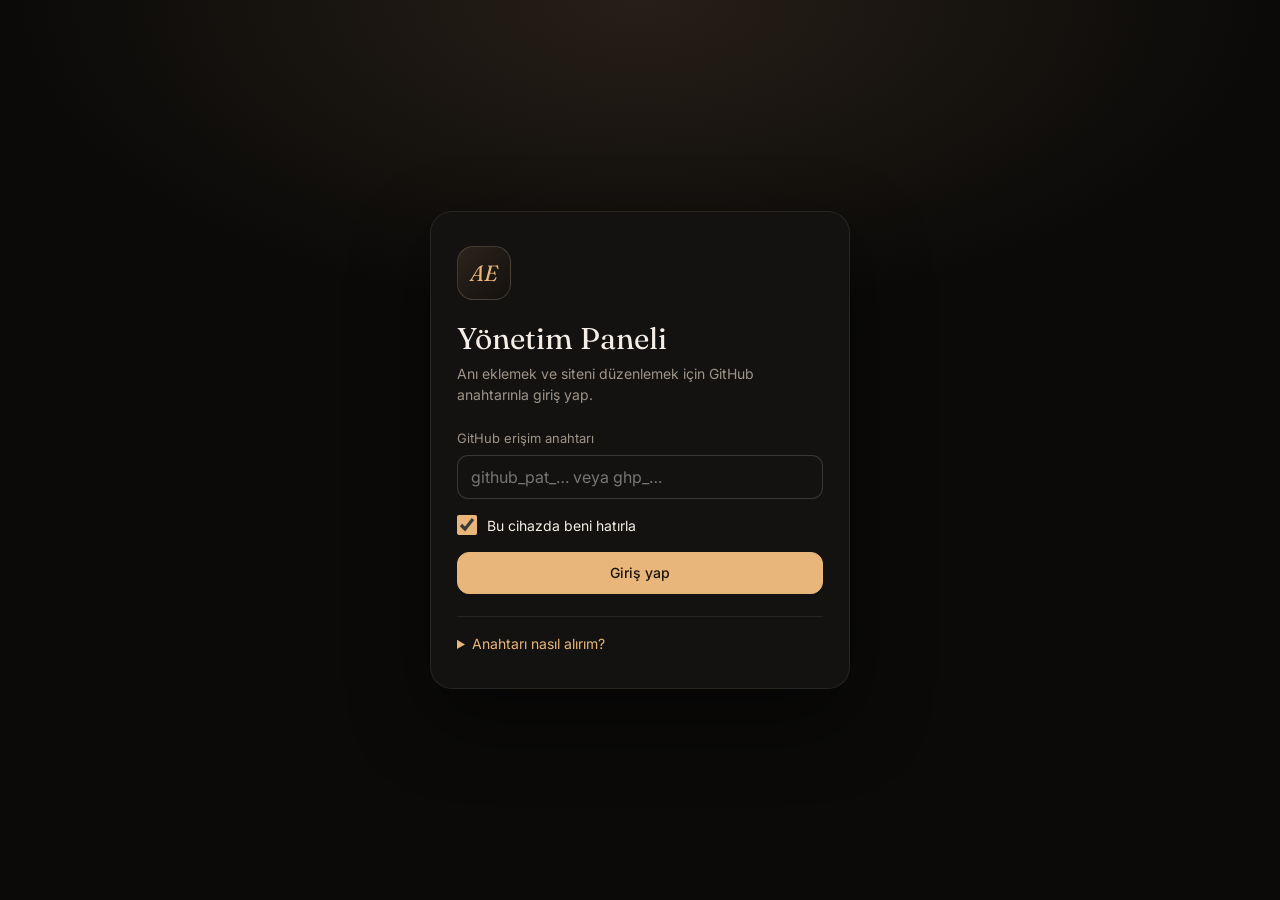
<file: admin/index.html>
<!doctype html>
<html lang="tr">
<head>
  <meta charset="utf-8">
  <meta name="viewport" content="width=device-width, initial-scale=1, viewport-fit=cover">
  <meta name="robots" content="noindex, nofollow">
  <meta name="theme-color" content="#0b0a09">
  <title>Yönetim Paneli</title>
  <link rel="icon" href="../assets/favicon.svg" type="image/svg+xml">
  <link rel="apple-touch-icon" href="../assets/icons/apple-touch-icon.png">
  <link rel="preconnect" href="https://fonts.googleapis.com">
  <link rel="preconnect" href="https://fonts.gstatic.com" crossorigin>
  <link href="https://fonts.googleapis.com/css2?family=Fraunces:ital,opsz,wght@0,9..144,300..600;1,9..144,300..600&family=Inter:wght@300..600&family=JetBrains+Mono:wght@400;500&display=swap" rel="stylesheet">
  <link rel="stylesheet" href="admin.css?v=8">
</head>
<body>
  <!-- GİRİŞ -->
  <section class="login" id="loginView" hidden>
    <div class="login-card">
      <div class="logo">AE</div>
      <h1>Yönetim Paneli</h1>
      <p class="muted">Anı eklemek ve siteni düzenlemek için GitHub anahtarınla giriş yap.</p>
      <form id="loginForm" autocomplete="on">
        <label>GitHub erişim anahtarı
          <input type="password" id="tokenInput" placeholder="github_pat_… veya ghp_…" autocomplete="current-password" required>
        </label>
        <label class="check"><input type="checkbox" id="remember" checked> Bu cihazda beni hatırla</label>
        <button class="btn primary" type="submit">Giriş yap</button>
        <p class="error" id="loginError" hidden></p>
      </form>
      <details class="help">
        <summary>Anahtarı nasıl alırım?</summary>
        <ol>
          <li><a href="https://github.com/settings/personal-access-tokens/new" target="_blank" rel="noopener">github.com/settings/personal-access-tokens/new</a> sayfasını aç.</li>
          <li>İsim ver (ör. <code>site-admin</code>), süre seç.</li>
          <li><b>Repository access</b> → <b>Only select repositories</b> → <code>Arda-Ekinci</code>.</li>
          <li><b>Permissions</b> → <b>Contents</b> → <b>Read and write</b>.</li>
          <li><b>Generate token</b>'a bas, çıkan kodu kopyala ve buraya yapıştır.</li>
        </ol>
        <p class="muted">Bu kod sitenin anahtarıdır, kimseyle paylaşma.</p>
      </details>
    </div>
  </section>

  <!-- UYGULAMA -->
  <div class="app" id="appView" hidden>
    <aside class="side">
      <div class="side-brand"><div class="logo sm">AE</div><div><b>Yönetim</b><small id="sideRepo"></small></div></div>
      <nav class="nav" id="nav"></nav>
      <a class="side-site" href="../" target="_blank" rel="noopener">Siteyi aç ↗</a>
    </aside>
    <header class="mtop">
      <div class="logo sm">AE</div>
      <b id="mtopTitle">Anılar</b>
      <a class="ibtn" href="../" target="_blank" rel="noopener" aria-label="Siteyi aç">↗</a>
    </header>

    <main class="main" id="main">
      <!-- ANILAR -->
      <section class="panel" data-panel="posts">
        <div class="phead">
          <div><h2>Anılar</h2><p class="muted" id="postStats"></p></div>
          <div class="phead-act">
            <label class="btn primary"><input type="file" id="fileInput" accept="image/*" multiple hidden>＋ Fotoğraf</label>
            <button class="btn" type="button" id="noteBtn">✎ Not</button>
            <button class="btn ghost" type="button" id="selectBtn">Seç</button>
          </div>
        </div>
        <div class="toolbar">
          <label class="search"><input type="search" id="postSearch" placeholder="Ara…" autocomplete="off"></label>
          <select id="postFilter" aria-label="Filtre">
            <option value="all">Tümü</option>
            <option value="photo">Fotoğraflar</option>
            <option value="note">Notlar</option>
            <option value="new">Yeni eklenenler</option>
            <option value="hidden">Gizliler</option>
            <option value="pinned">Sabitlenenler</option>
            <option value="featured">Kapaktakiler ★</option>
            <option value="noalbum">Albümsüz</option>
            <option value="noplace">Konumsuz</option>
            <option value="nodate">Tarihsiz</option>
          </select>
        </div>
        <div class="drop" id="drop"><b>Fotoğrafları buraya bırak</b><span>ya da yukarıdan “＋ Fotoğraf”a bas · bir seferde en fazla 30 öneririm</span></div>
        <div class="pgrid" id="pgrid"></div>
        <p class="empty" id="pEmpty" hidden></p>
      </section>

      <!-- ALBÜMLER -->
      <section class="panel" data-panel="albums" hidden>
        <div class="phead">
          <div><h2>Albümler</h2><p class="muted">Ülke ve yıl koleksiyonları sitede kendiliğinden oluşur. Albümleri sen düzenlersin.</p></div>
          <div class="phead-act"><button class="btn primary" type="button" id="newAlbumBtn">＋ Yeni albüm</button></div>
        </div>
        <div class="alist" id="alist"></div>
      </section>

      <!-- PROFİL -->
      <section class="panel" data-panel="profile" hidden>
        <div class="phead"><div><h2>Profil</h2><p class="muted">Sitede görünen isim, yazılar ve iletişim bilgileri.</p></div></div>
        <div class="form" id="profileForm"></div>
      </section>

      <!-- CV -->
      <section class="panel" data-panel="cv" hidden>
        <div class="phead"><div><h2>CV & iş hayatı</h2><p class="muted">Doldurduğun bölümler “Hakkımda” sayfasında görünür, boş bıraktıkların gizlenir.</p></div></div>
        <div class="form" id="cvForm"></div>
      </section>

      <!-- AYARLAR -->
      <section class="panel" data-panel="settings" hidden>
        <div class="phead"><div><h2>Ayarlar</h2><p class="muted">Görünüm, ana sayfa bölümleri ve bağlantı ayarları.</p></div></div>
        <div class="form" id="settingsForm"></div>
      </section>
    </main>

    <nav class="tabbar" id="tabbar"></nav>

    <div class="bulk" id="bulk" hidden>
      <div class="bulk-top"><b id="bulkCount">0 seçili</b><button type="button" class="lbtn" id="bulkAll">Tümünü seç</button><button type="button" class="lbtn" id="bulkDone">Bitti</button></div>
      <div class="bulk-acts" id="bulkActs"></div>
    </div>

    <div class="pub" id="pub" hidden>
      <div><b id="pubCount">0</b> <span id="pubText">kaydedilmemiş değişiklik</span></div>
      <div class="pub-acts"><button type="button" class="btn ghost" id="discardBtn">Vazgeç</button><button type="button" class="btn primary" id="publishBtn">Yayınla</button></div>
    </div>
  </div>

  <div id="sheets"></div>
  <div class="progress-ov" id="progressOv" hidden>
    <div class="progress-card">
      <div class="spinner"></div>
      <b id="progTitle">Yayınlanıyor…</b>
      <div class="bar"><span id="progBar"></span></div>
      <p id="progText" class="muted"></p>
      <small class="muted">Bu sırada sayfayı kapatma.</small>
    </div>
  </div>
  <div class="toasts" id="toasts"></div>
  <div class="boot" id="boot"><div class="spinner"></div></div>

  <script src="../assets/js/core.js?v=8"></script>
  <script src="admin.js?v=8"></script>
</body>
</html>
</file>
<file: admin/admin.css>
:root {
  --bg: #0b0a09; --bg-2: #141210; --bg-3: #1d1a17; --bg-4: #28241f; --bg-5: #322d27;
  --line: rgba(255,244,230,.08); --line-2: rgba(255,244,230,.16);
  --text: #f4eee6; --text-2: rgba(244,238,230,.74); --muted: #9d9488; --dim: #6b645b;
  --accent: #e8b67a; --accent-rgb: 232, 182, 122; --on-accent: #1a130b;
  --danger: #ef7b6b; --ok: #8fd19e;
  --serif: "Fraunces", Georgia, serif;
  --sans: "Inter", system-ui, -apple-system, "Segoe UI", Roboto, sans-serif;
  --mono: "JetBrains Mono", ui-monospace, monospace;
  --tab-h: 64px;
  --safe-b: env(safe-area-inset-bottom, 0px);
}
* { box-sizing: border-box; }
html { -webkit-text-size-adjust: 100%; background: var(--bg); }
body { margin: 0; background: var(--bg); color: var(--text); font: 15px/1.5 var(--sans); -webkit-font-smoothing: antialiased; overscroll-behavior-y: none; }
[hidden] { display: none !important; }
a { color: var(--accent); }
h1, h2, h3, h4 { margin: 0; font-weight: 400; }
p { margin: 0; }
h2 { font: 400 30px/1.1 var(--serif); letter-spacing: -.02em; }
h3 { font: 400 22px/1.2 var(--serif); }
.muted { color: var(--muted); font-size: 14px; }
code { background: var(--bg-3); padding: 1px 6px; border-radius: 5px; font-size: 13px; }
button { font: inherit; color: inherit; }

.logo { width: 54px; height: 54px; border-radius: 16px; display: grid; place-items: center; background: linear-gradient(135deg, #2c241c, #13100d); border: 1px solid var(--line-2); font: italic 400 22px var(--serif); color: var(--accent); flex: none; }
.logo.sm { width: 36px; height: 36px; border-radius: 11px; font-size: 15px; }

/* buttons */
.btn { display: inline-flex; align-items: center; justify-content: center; gap: 8px; height: 42px; padding: 0 16px; border-radius: 12px; border: 1px solid var(--line-2); background: var(--bg-3); color: var(--text); font: 500 14px var(--sans); cursor: pointer; white-space: nowrap; text-decoration: none; transition: background .2s, transform .1s, border-color .2s; -webkit-tap-highlight-color: transparent; }
.btn:hover { background: var(--bg-4); }
.btn:active { transform: scale(.97); }
.btn.primary { background: var(--accent); color: var(--on-accent); border-color: var(--accent); }
.btn.primary:hover { filter: brightness(1.08); }
.btn.ghost { background: transparent; }
.btn.danger { color: var(--danger); }
.btn.sm { height: 34px; padding: 0 12px; font-size: 13px; border-radius: 10px; }
.btn:disabled, .btn.disabled { opacity: .45; pointer-events: none; }
.lbtn { background: none; border: 0; color: var(--accent); font-weight: 500; cursor: pointer; padding: 6px 4px; }
.ibtn { width: 38px; height: 38px; border-radius: 50%; display: grid; place-items: center; background: var(--bg-3); border: 1px solid var(--line-2); color: var(--text); text-decoration: none; cursor: pointer; flex: none; }
.ibtn:hover { background: var(--bg-4); }

/* inputs */
label { display: flex; flex-direction: column; gap: 6px; font-size: 13px; color: var(--muted); min-width: 0; }
label.check { flex-direction: row; align-items: center; gap: 10px; color: var(--text); font-size: 14px; cursor: pointer; }
input:not([type=checkbox]):not([type=radio]):not([type=color]):not([type=file]):not([type=range]), textarea, select {
  width: 100%; background: var(--bg-2); border: 1px solid var(--line-2); color: var(--text); border-radius: 11px;
  padding: 11px 13px; font: 16px var(--sans); transition: border-color .2s, box-shadow .2s; -webkit-appearance: none; appearance: none;
}
select { background-image: linear-gradient(45deg, transparent 50%, var(--muted) 50%), linear-gradient(135deg, var(--muted) 50%, transparent 50%); background-position: calc(100% - 18px) 50%, calc(100% - 13px) 50%; background-size: 5px 5px; background-repeat: no-repeat; padding-right: 34px; }
textarea { resize: vertical; line-height: 1.5; min-height: 46px; }
input:focus, textarea:focus, select:focus { outline: none; border-color: var(--accent); box-shadow: 0 0 0 3px rgba(var(--accent-rgb), .15); }
input[type=checkbox], input[type=radio] { width: 20px; height: 20px; accent-color: var(--accent); flex: none; margin: 0; }
input[type=color] { width: 46px; height: 46px; border: 1px solid var(--line-2); border-radius: 12px; background: var(--bg-2); padding: 4px; cursor: pointer; }

/* login */
.login { min-height: 100vh; min-height: 100dvh; display: grid; place-items: center; padding: 24px 16px; background: radial-gradient(ellipse 70% 50% at 50% 0%, rgba(var(--accent-rgb), .12), transparent 70%), var(--bg); }
.login-card { width: 100%; max-width: 420px; background: var(--bg-2); border: 1px solid var(--line); border-radius: 22px; padding: 34px 26px; box-shadow: 0 30px 80px rgba(0,0,0,.45); }
.login-card h1 { font: 400 30px var(--serif); margin: 20px 0 6px; }
.login-card form { display: flex; flex-direction: column; gap: 16px; margin-top: 24px; }
.error { color: var(--danger); font-size: 14px; }
.help { margin-top: 22px; border-top: 1px solid var(--line); padding-top: 16px; font-size: 14px; }
.help summary { cursor: pointer; color: var(--accent); }
.help ol { padding-left: 20px; color: var(--muted); }
.help li { margin: 6px 0; }
.help b { color: var(--text); font-weight: 500; }

/* app shell */
.app { min-height: 100vh; }
.side { display: none; }
.mtop { position: sticky; top: 0; z-index: 30; display: flex; align-items: center; gap: 12px; padding: calc(10px + env(safe-area-inset-top)) 16px 10px; background: rgba(11,10,9,.86); backdrop-filter: blur(14px); -webkit-backdrop-filter: blur(14px); border-bottom: 1px solid var(--line); }
.mtop b { flex: 1; font: 400 20px var(--serif); }
.main { max-width: 1180px; margin: 0 auto; padding: 18px 16px calc(var(--tab-h) + 120px + var(--safe-b)); }
.panel { animation: fadein .3s ease; }
@keyframes fadein { from { opacity: 0; transform: translateY(6px); } }
.phead { display: flex; flex-wrap: wrap; justify-content: space-between; align-items: flex-end; gap: 14px; margin-bottom: 18px; }
.phead-act { display: flex; flex-wrap: wrap; gap: 8px; }
.tabbar { position: fixed; left: 0; right: 0; bottom: 0; z-index: 40; display: grid; grid-template-columns: repeat(5, 1fr); height: calc(var(--tab-h) + var(--safe-b)); padding-bottom: var(--safe-b); background: rgba(11,10,9,.92); backdrop-filter: blur(16px); -webkit-backdrop-filter: blur(16px); border-top: 1px solid var(--line); }
.tabbar button, .nav button { display: flex; flex-direction: column; align-items: center; justify-content: center; gap: 4px; background: none; border: 0; color: var(--muted); font-size: 11px; cursor: pointer; -webkit-tap-highlight-color: transparent; }
.tabbar svg, .nav svg { width: 22px; height: 22px; }
.tabbar button.on, .nav button.on { color: var(--accent); }
@media (min-width: 900px) {
  .app { display: grid; grid-template-columns: 240px minmax(0, 1fr); }
  .side { display: flex; flex-direction: column; gap: 22px; position: sticky; top: 0; height: 100vh; padding: 22px 16px; border-right: 1px solid var(--line); background: var(--bg-2); }
  .side-brand { display: flex; align-items: center; gap: 12px; }
  .side-brand b { display: block; font: 400 19px var(--serif); }
  .side-brand small { display: block; color: var(--dim); font: 400 11px var(--mono); word-break: break-all; }
  .nav { display: flex; flex-direction: column; gap: 4px; }
  .nav button { flex-direction: row; justify-content: flex-start; gap: 12px; height: 44px; padding: 0 14px; border-radius: 12px; font-size: 14px; color: var(--text-2); }
  .nav button:hover { background: var(--bg-3); }
  .nav button.on { background: var(--bg-4); color: var(--text); }
  .nav button.on svg { color: var(--accent); }
  .side-site { margin-top: auto; color: var(--text-2); text-decoration: none; font-size: 14px; padding: 10px 14px; border-radius: 12px; border: 1px solid var(--line); text-align: center; }
  .side-site:hover { background: var(--bg-3); }
  .mtop, .tabbar { display: none; }
  .main { padding: 34px 32px 140px; }
  h2 { font-size: 36px; }
}

/* toolbar */
.toolbar { display: flex; gap: 8px; margin-bottom: 14px; }
.toolbar .search { flex: 1; }
.toolbar select { width: auto; max-width: 46%; }
.drop { display: none; border: 1.5px dashed var(--line-2); border-radius: 16px; padding: 18px; text-align: center; margin-bottom: 14px; color: var(--text-2); transition: border-color .2s, background .2s; }
.drop span { display: block; color: var(--dim); font-size: 13px; }
.drop.over { border-color: var(--accent); background: rgba(var(--accent-rgb), .07); }
@media (hover: hover) and (pointer: fine) { .drop { display: block; } }

/* post grid */
.pgrid { display: grid; grid-template-columns: repeat(3, minmax(0, 1fr)); gap: 3px; margin: 0 -16px; }
@media (min-width: 600px) { .pgrid { grid-template-columns: repeat(4, minmax(0, 1fr)); gap: 6px; margin: 0; } }
@media (min-width: 1000px) { .pgrid { grid-template-columns: repeat(5, minmax(0, 1fr)); } }
.pc { position: relative; aspect-ratio: 1; padding: 0; border: 0; background: var(--bg-3); overflow: hidden; cursor: pointer; -webkit-tap-highlight-color: transparent; -webkit-touch-callout: none; user-select: none; -webkit-user-select: none; }
@media (min-width: 600px) { .pc { border-radius: 10px; } }
.pc img { width: 100%; height: 100%; object-fit: cover; display: block; transition: transform .25s; pointer-events: none; }
.pc .meta { position: absolute; inset: auto 0 0 0; padding: 18px 8px 6px; background: linear-gradient(transparent, rgba(0,0,0,.72)); font-size: 11px; text-align: left; color: #fff; white-space: nowrap; overflow: hidden; text-overflow: ellipsis; pointer-events: none; }
.pc .badges { position: absolute; top: 5px; left: 5px; right: 5px; display: flex; flex-wrap: wrap; gap: 3px; pointer-events: none; }
.pc .b { height: 20px; padding: 0 6px; border-radius: 6px; font: 600 10px/20px var(--sans); background: rgba(0,0,0,.6); color: #fff; backdrop-filter: blur(4px); }
.pc .b.new { background: var(--accent); color: var(--on-accent); }
.pc .b.hid { background: rgba(239,123,107,.9); }
.pc.note { display: flex; flex-direction: column; justify-content: center; padding: 10px; background: radial-gradient(circle at 30% 20%, rgba(var(--accent-rgb), .22), transparent 60%), var(--bg-3); text-align: left; }
.pc.note p { font: 300 13px/1.35 var(--serif); display: -webkit-box; -webkit-line-clamp: 5; -webkit-box-orient: vertical; overflow: hidden; pointer-events: none; }
.pc.note .mood { font-size: 18px; pointer-events: none; }
.pc.hidden-post img, .pc.hidden-post p { opacity: .45; }
.pc .tick { position: absolute; top: 6px; right: 6px; width: 24px; height: 24px; border-radius: 50%; border: 2px solid #fff; background: rgba(0,0,0,.3); display: none; place-items: center; font-size: 13px; color: var(--on-accent); }
.selecting .pc .tick { display: grid; }
.pc.sel .tick { background: var(--accent); border-color: var(--accent); }
.pc.sel img { transform: scale(.9); border-radius: 8px; }
.pc.sel { background: rgba(var(--accent-rgb), .25); }
.empty { text-align: center; color: var(--muted); padding: 50px 10px; }

/* bulk bar */
.bulk { position: fixed; left: 8px; right: 8px; bottom: calc(var(--tab-h) + var(--safe-b) + 8px); z-index: 45; background: var(--bg-4); border: 1px solid var(--line-2); border-radius: 18px; box-shadow: 0 20px 50px rgba(0,0,0,.55); padding: 10px 12px 12px; animation: up .25s ease; }
.bulk-top { display: flex; align-items: center; gap: 12px; margin-bottom: 8px; }
.bulk-top b { flex: 1; }
.bulk-acts { display: flex; gap: 6px; overflow-x: auto; scrollbar-width: none; padding-bottom: 2px; }
.bulk-acts::-webkit-scrollbar { display: none; }
.bulk-acts .btn { height: 38px; font-size: 13px; padding: 0 12px; flex: none; }
@media (min-width: 900px) { .bulk { left: calc(240px + 32px); right: 32px; bottom: 20px; max-width: 980px; margin: 0 auto; } }
@keyframes up { from { transform: translateY(20px); opacity: 0; } }

/* publish bar */
.pub { position: fixed; left: 8px; right: 8px; bottom: calc(var(--tab-h) + var(--safe-b) + 8px); z-index: 44; display: flex; align-items: center; justify-content: space-between; gap: 12px; padding: 10px 10px 10px 16px; border-radius: 16px; background: var(--bg-4); border: 1px solid rgba(var(--accent-rgb), .45); box-shadow: 0 20px 50px rgba(0,0,0,.55); animation: up .25s ease; font-size: 14px; }
.pub b { color: var(--accent); }
.pub-acts { display: flex; gap: 6px; }
.bulk:not([hidden]) ~ .pub { display: none; }
@media (min-width: 900px) { .pub { left: calc(240px + 32px); right: 32px; bottom: 20px; max-width: 760px; margin: 0 auto; } }

/* albums */
.alist { display: grid; grid-template-columns: repeat(auto-fill, minmax(min(100%, 240px), 1fr)); gap: 14px; }
.acard { background: var(--bg-2); border: 1px solid var(--line); border-radius: 16px; overflow: hidden; display: flex; flex-direction: column; }
.acard-img { aspect-ratio: 4/3; background: var(--bg-3); position: relative; }
.acard-img img { width: 100%; height: 100%; object-fit: cover; display: block; }
.acard-b { padding: 12px 14px 14px; display: flex; flex-direction: column; gap: 10px; flex: 1; }
.acard-b b { font: 400 20px var(--serif); }
.acard-acts { display: flex; gap: 6px; margin-top: auto; }

/* form */
.form { display: flex; flex-direction: column; gap: 22px; max-width: 760px; }
.card { background: var(--bg-2); border: 1px solid var(--line); border-radius: 18px; padding: 18px; display: flex; flex-direction: column; gap: 14px; }
.card > h3 { display: flex; align-items: center; gap: 10px; }
.card > h3 small { font: 400 12px var(--sans); color: var(--dim); }
.card > .hint { margin-top: -8px; }
.row2 { display: grid; grid-template-columns: 1fr 1fr; gap: 12px; }
@media (max-width: 560px) { .row2 { grid-template-columns: 1fr; } }
.uploader { display: flex; align-items: center; gap: 14px; }
.uploader .pic { width: 86px; height: 86px; border-radius: 50%; overflow: hidden; background: var(--bg-3); border: 1px solid var(--line-2); flex: none; display: grid; place-items: center; color: var(--dim); font-size: 12px; text-align: center; }
.uploader .pic.rect { border-radius: 14px; width: 76px; height: 96px; }
.uploader .pic.heart { border-radius: 0; border: 0; -webkit-mask: url('data:image/svg+xml,%3Csvg xmlns="http://www.w3.org/2000/svg" viewBox="0 -4 100 100"%3E%3Cpath d="M50 90C47 87 2 60 2 30 2 13 14 2 28 2c10 0 18 5 22 13C54 7 62 2 72 2c14 0 26 11 26 28 0 30-45 57-48 60z"/%3E%3C/svg%3E') center / 100% 100% no-repeat; mask: url('data:image/svg+xml,%3Csvg xmlns="http://www.w3.org/2000/svg" viewBox="0 -4 100 100"%3E%3Cpath d="M50 90C47 87 2 60 2 30 2 13 14 2 28 2c10 0 18 5 22 13C54 7 62 2 72 2c14 0 26 11 26 28 0 30-45 57-48 60z"/%3E%3C/svg%3E') center / 100% 100% no-repeat; }
.uploader .pic img { width: 100%; height: 100%; object-fit: cover; }
.uploader .acts { display: flex; flex-wrap: wrap; gap: 6px; }
.rep { display: flex; flex-direction: column; gap: 12px; }
.rep-row { border: 1px solid var(--line); background: var(--bg); border-radius: 14px; padding: 12px; display: flex; flex-direction: column; gap: 10px; }
.rep-head { display: flex; align-items: center; gap: 6px; }
.rep-head span { flex: 1; font: 500 12px var(--mono); color: var(--dim); letter-spacing: .06em; }
.rep-head button { width: 32px; height: 32px; border-radius: 9px; border: 1px solid var(--line); background: var(--bg-3); cursor: pointer; color: var(--text-2); }
.rep-head button.del { color: var(--danger); }
.toggles { display: grid; gap: 4px; }
.toggles label.check { padding: 8px 2px; border-bottom: 1px solid var(--line); }
.swatches { display: flex; flex-wrap: wrap; gap: 10px; align-items: center; }
.sw { width: 40px; height: 40px; border-radius: 50%; border: 2px solid transparent; cursor: pointer; box-shadow: inset 0 0 0 2px rgba(0,0,0,.25); }
.sw.on { border-color: var(--text); }
.chips { display: flex; flex-wrap: wrap; gap: 6px; }
.chip { padding: 5px 11px; border-radius: 999px; background: var(--bg-4); font-size: 13px; }

/* sheets */
.sheet-ov { position: fixed; inset: 0; z-index: 60; background: rgba(0,0,0,.6); backdrop-filter: blur(3px); -webkit-backdrop-filter: blur(3px); display: flex; align-items: flex-end; justify-content: center; animation: fade .2s ease; }
@keyframes fade { from { opacity: 0; } }
.sheet { width: 100%; max-height: 92vh; max-height: 92dvh; background: var(--bg-2); border: 1px solid var(--line-2); border-bottom: 0; border-radius: 22px 22px 0 0; display: flex; flex-direction: column; animation: sheetup .32s cubic-bezier(.16,1,.3,1); }
@keyframes sheetup { from { transform: translateY(40px); opacity: .4; } }
.sheet-h { display: flex; align-items: center; gap: 10px; padding: 14px 16px 12px; border-bottom: 1px solid var(--line); }
.sheet-h h3 { flex: 1; font-size: 21px; }
.sheet-b > * { flex-shrink: 0; }
.sheet-b { padding: 16px; overflow-y: auto; display: flex; flex-direction: column; gap: 14px; overscroll-behavior: contain; -webkit-overflow-scrolling: touch; }
.sheet-f { display: flex; gap: 8px; padding: 12px 16px calc(12px + var(--safe-b)); border-top: 1px solid var(--line); }
.sheet-f .sp { flex: 1; }
@media (min-width: 700px) {
  .sheet-ov { align-items: center; padding: 24px; }
  .sheet { max-width: 640px; border-radius: 20px; border-bottom: 1px solid var(--line-2); max-height: 88vh; }
  .sheet.wide { max-width: 920px; }
}
.strip { display: flex; gap: 8px; overflow-x: auto; padding-bottom: 4px; scrollbar-width: thin; }
.sp-item { position: relative; flex: none; width: 96px; }
.sp-item .im { width: 96px; height: 120px; border-radius: 12px; overflow: hidden; background: var(--bg-3); display: grid; place-items: center; }
.sp-item .im img { width: 100%; height: 100%; object-fit: cover; }
.sp-item small { display: block; font-size: 11px; color: var(--muted); margin-top: 4px; white-space: nowrap; overflow: hidden; text-overflow: ellipsis; }
.sp-item .x { position: absolute; top: 4px; right: 4px; width: 24px; height: 24px; border-radius: 50%; border: 0; background: rgba(0,0,0,.7); color: #fff; cursor: pointer; font-size: 12px; }
.sp-item .mv { display: flex; gap: 4px; margin-top: 4px; }
.sp-item .mv button { flex: 1; height: 26px; border-radius: 8px; border: 1px solid var(--line); background: var(--bg-3); color: var(--text-2); cursor: pointer; font-size: 12px; }
.sp-item.err .im { outline: 2px solid var(--danger); }
.mini-spin { width: 22px; height: 22px; border: 2px solid var(--bg-5); border-top-color: var(--accent); border-radius: 50%; animation: spin .8s linear infinite; }
.radio-row { display: flex; flex-direction: column; gap: 6px; }
.radio-row label.check { padding: 10px 12px; border: 1px solid var(--line); border-radius: 12px; background: var(--bg); }
.moods { display: flex; flex-wrap: wrap; gap: 6px; }
.moods button { width: 42px; height: 42px; border-radius: 12px; border: 1px solid var(--line); background: var(--bg); font-size: 20px; cursor: pointer; }
.moods button.on { border-color: var(--accent); background: rgba(var(--accent-rgb), .15); }
.pick-grid { display: grid; grid-template-columns: repeat(4, minmax(0, 1fr)); gap: 4px; }
.pick-grid button { position: relative; aspect-ratio: 1; border: 0; padding: 0; background: var(--bg-3); border-radius: 8px; overflow: hidden; cursor: pointer; }
.pick-grid img { width: 100%; height: 100%; object-fit: cover; display: block; }
.pick-grid button.on { outline: 3px solid var(--accent); outline-offset: -3px; }
.pick-grid button.on::after { content: "✓"; position: absolute; top: 4px; right: 4px; width: 22px; height: 22px; border-radius: 50%; background: var(--accent); color: var(--on-accent); font-size: 12px; display: grid; place-items: center; }
.note-box { padding: 12px 14px; border-radius: 12px; background: rgba(var(--accent-rgb), .08); border: 1px solid rgba(var(--accent-rgb), .25); font-size: 14px; color: var(--text-2); }
.warn-box { padding: 12px 14px; border-radius: 12px; background: rgba(239,123,107,.08); border: 1px solid rgba(239,123,107,.3); font-size: 14px; color: var(--text-2); }

/* progress, toasts, boot */
.progress-ov { position: fixed; inset: 0; z-index: 90; background: rgba(0,0,0,.72); backdrop-filter: blur(6px); display: grid; place-items: center; padding: 20px; }
.progress-card { width: 100%; max-width: 380px; background: var(--bg-2); border: 1px solid var(--line-2); border-radius: 20px; padding: 26px 22px; display: flex; flex-direction: column; align-items: center; gap: 12px; text-align: center; }
.progress-card b { font: 400 22px var(--serif); }
.bar { width: 100%; height: 6px; border-radius: 6px; background: var(--bg-4); overflow: hidden; }
.bar span { display: block; height: 100%; width: 0; background: var(--accent); transition: width .3s; }
.toasts { position: fixed; top: calc(12px + env(safe-area-inset-top)); left: 12px; right: 12px; z-index: 100; display: flex; flex-direction: column; align-items: center; gap: 8px; pointer-events: none; }
.toast { pointer-events: auto; max-width: 440px; width: 100%; padding: 12px 16px; border-radius: 14px; background: var(--bg-4); border: 1px solid var(--line-2); box-shadow: 0 12px 34px rgba(0,0,0,.5); font-size: 14px; animation: tin .3s ease; }
.toast.ok { border-left: 3px solid var(--ok); }
.toast.err { border-left: 3px solid var(--danger); }
@keyframes tin { from { transform: translateY(-10px); opacity: 0; } }
.boot { position: fixed; inset: 0; z-index: 95; display: grid; place-items: center; background: var(--bg); }
.spinner { width: 34px; height: 34px; border: 3px solid var(--bg-4); border-top-color: var(--accent); border-radius: 50%; animation: spin .8s linear infinite; }
@keyframes spin { to { transform: rotate(360deg); } }

/* yüz kırpıcı */
.crop-box { position: relative; width: min(100%, 320px); aspect-ratio: 1; margin: 0 auto; overflow: hidden; border-radius: 18px; background: #000; touch-action: none; cursor: grab; }
.crop-box:active { cursor: grabbing; }
.crop-img { position: absolute; left: 0; top: 0; max-width: none; transform-origin: 0 0; user-select: none; -webkit-user-select: none; -webkit-user-drag: none; pointer-events: none; }
.crop-ring { position: absolute; inset: 0; width: 100%; height: 100%; pointer-events: none; }
input[type=range] { width: 100%; accent-color: var(--accent); }
</file>
